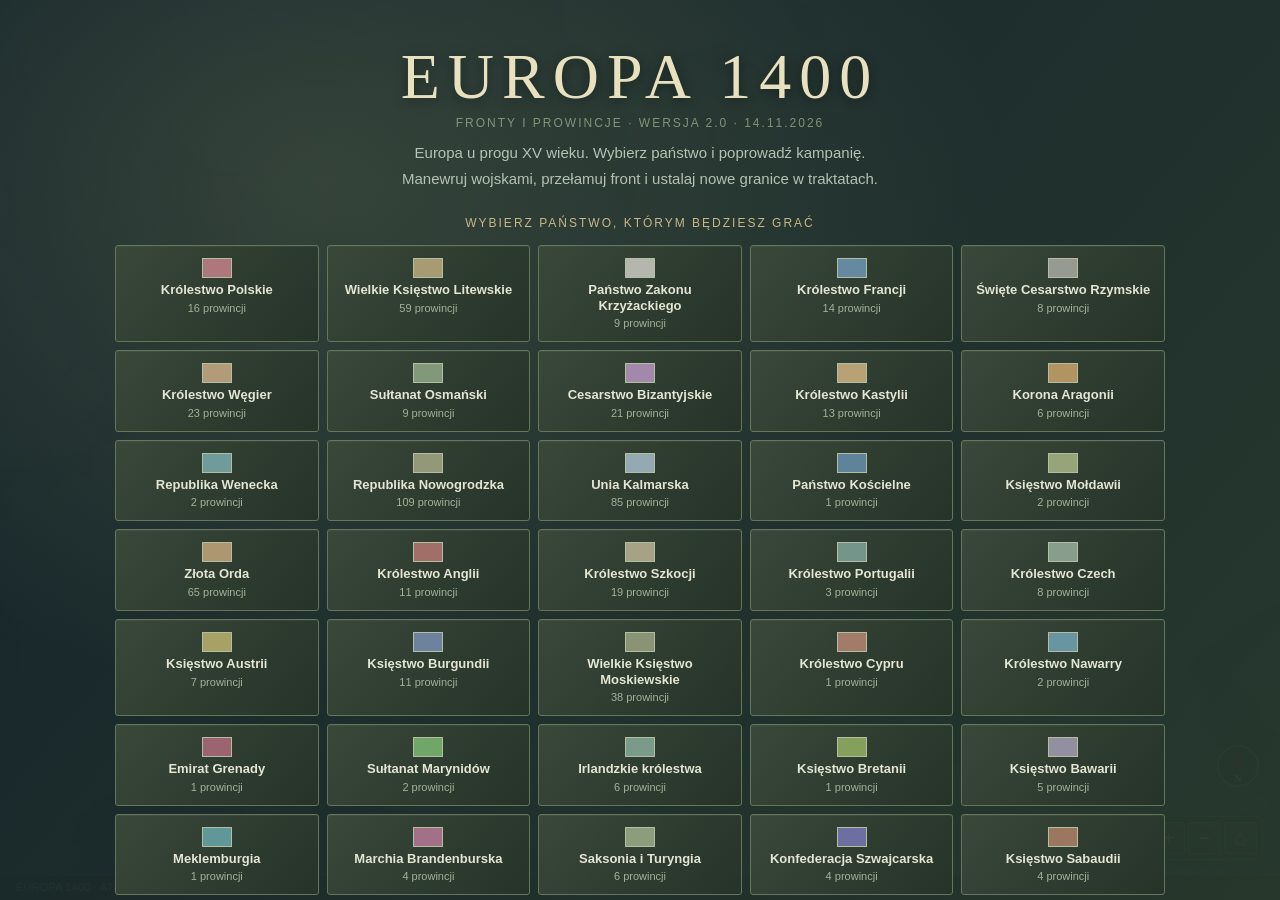
<file: Europa_1400_2_0/index.html>
<!DOCTYPE html>
<html lang="pl">
<head>
<meta charset="UTF-8">
<meta name="viewport" content="width=device-width, initial-scale=1.0">
<link rel="icon" href="data:,">
<title>Europa 1400 — Fronty i prowincje</title>
<link rel="stylesheet" href="styles.css">
</head>
<body>
<div id="app">
  <canvas id="map"></canvas>
  <div id="map-zoom-controls" aria-label="Sterowanie przybliżeniem mapy">
    <button id="map-zoom-in" type="button" title="Przybliż (+)" aria-label="Przybliż">+</button>
    <button id="map-zoom-out" type="button" title="Oddal (-)" aria-label="Oddal">−</button>
    <button id="map-zoom-reset" type="button" title="Pokaż całą mapę (0)" aria-label="Resetuj zoom">⌂</button>
  </div>

  <div id="hud">
    <div id="topbar" class="hidden">
      <div class="tb-group" id="tb-country"></div>
      <div class="tb-group" id="tb-date"></div>
      <div class="tb-group tb-speed" id="tb-speed"></div>
      <div class="tb-group" id="tb-economy"></div>
      <div class="tb-group tb-buttons">
        <button class="btn" id="btn-fulldiplo" title="Relacje, sojusze, wasalizacje i wojny">Pełna dyplomacja</button>
        <button class="btn" id="btn-diplo" title="Dyplomacja (D)">Dyplomacja</button>
        <button class="btn" id="btn-mapmode" title="Tryb mapy (M)">Mapa: polityczna</button>
        <button class="btn" id="btn-peace" style="display:none">Negocjuj pokój</button>
        <button class="btn" id="btn-help">Pomoc</button>
        <button class="btn btn-icon" id="btn-sound" title="Dźwięk">♪</button>
      </div>
    </div>

    <div id="warbar" class="hidden"></div>
    <div id="sidepanel" class="hidden"></div>
    <div id="offers"></div>
    <div id="legend" class="hidden"></div>
    <div id="log"></div>
    <div id="tooltip"></div>
    <div id="debug"></div>
  </div>

  <div id="start-screen" class="screen">
    <div class="start-inner">
      <h1>EUROPA 1400</h1>
      <p id="build-tag" style="opacity:.7;font-size:12px;margin:2px 0 10px">FRONTY I PROWINCJE · WERSJA 2.0 · 14.11.2026</p>
      <p class="start-sub">Europa u progu XV wieku. Wybierz państwo i poprowadź kampanię.<br>Manewruj wojskami, przełamuj front i ustalaj nowe granice w traktatach.</p>
      <p class="start-hint">Wybierz państwo, którym będziesz grać</p>
      <div id="start-countries"></div>
      <p class="start-note">Granice państw: aourednik/historical-basemaps (1400). Prowincje wygenerowane proceduralnie.</p>
    </div>
  </div>

  <div id="command-status">EUROPA 1400 · ATLAS OPERACYJNY</div>
  <div id="peace-ui"></div>
  <div id="modal-root"></div>
</div>
<script type="module" src="js/main.mjs"></script>
</body>
</html>
</file>
<file: Europa_1400_2_0/styles.css>
/* Europa 1400 — styl pergaminowy + mikro HoI4 + dyplomacja Age of History 2 */
:root {
  --font-display: 'Zodiak', Georgia, serif;
  --font-body: 'Satoshi', 'Segoe UI', sans-serif;
  --ink: #2e2314;
  --ink-soft: #5c4a2e;
  --parchment: #efe6cf;
  --parchment-dark: #e2d5b6;
  --panel: #f3ead3;
  --panel-edge: #b9a578;
  --gold: #8a6d1f;
  --gold-bright: #c9a227;
  --bad: #8c2f22;
  --good: #2e6b34;
  --war: #7a1f1f;
  --radius: 6px;
  --shadow: 0 2px 10px rgba(46, 35, 20, 0.25);
  --text-xs: 12px;
  --text-sm: 14px;
  --text-base: 16px;
}

* { box-sizing: border-box; margin: 0; padding: 0; }
html, body { height: 100%; overflow: hidden; }
body {
  font-family: var(--font-body);
  color: var(--ink);
  background: var(--parchment);
  -webkit-font-smoothing: antialiased;
}
#app { position: fixed; inset: 0; }
#map { position: absolute; inset: 0; width: 100%; height: 100%; cursor: grab; }
#map:active { cursor: grabbing; }

/* ---------- HUD ---------- */
#hud { position: absolute; inset: 0; pointer-events: none; z-index: 10; font-size: var(--text-sm); }
#hud button, #hud [data-interactive] { pointer-events: auto; }

#topbar {
  position: absolute; top: 0; left: 0; right: 0;
  display: flex; align-items: center; gap: 18px;
  padding: 8px 14px;
  background: linear-gradient(#f7efdb, #ecdfc0);
  border-bottom: 2px solid var(--panel-edge);
  box-shadow: var(--shadow);
  flex-wrap: wrap;
}
.tb-group { display: flex; align-items: center; gap: 8px; white-space: nowrap; }
.flag { display: inline-block; width: 16px; height: 12px; border: 1px solid var(--ink-soft); border-radius: 2px; flex: none; }
.flag.big { width: 30px; height: 20px; }
#tb-country b { font-family: var(--font-display); font-size: 17px; }
.date { font-family: var(--font-display); font-style: italic; font-size: 15px; min-width: 130px; }
.res { font-variant-numeric: tabular-nums; }
.res i { color: var(--ink-soft); font-style: normal; font-size: var(--text-xs); }
.tb-speed { gap: 3px; }
.btn {
  font-family: var(--font-body); font-size: var(--text-sm);
  padding: 5px 12px; border-radius: var(--radius);
  border: 1px solid #8a744a;
  background: linear-gradient(#f5ead0, #e8d9b4);
  color: var(--ink); cursor: pointer;
  transition: filter 120ms;
}
.btn:hover { filter: brightness(1.06); }
.btn:disabled { opacity: 0.45; cursor: default; }
.btn-sp { min-width: 34px; padding: 5px 6px; }
.btn-sp.active { background: var(--ink); color: var(--parchment); border-color: var(--ink); }
.btn-gold { background: linear-gradient(#e8c96a, #caa233); border-color: #7a5f16; font-weight: 700; }
.btn-war { background: linear-gradient(#d8938a, #b9604f); border-color: #6e2a1c; color: #fff; font-weight: 600; }
.btn-icon { padding: 5px 9px; }

/* ---------- prostokątny pasek armii (styl HoI4) ---------- */
.hoi-armies {
  display: flex;
  align-items: center;
  gap: 6px;
  flex-wrap: wrap;
  pointer-events: auto;
}
.hoi-unit-card {
  position: relative;
  display: inline-flex;
  align-items: center;
  gap: 6px;
  min-width: 92px;
  height: 30px;
  padding: 0 14px 0 7px;
  background: linear-gradient(#3b4c3d, #29362b);
  border: 1px solid #5c6b58;
  border-radius: 2px;
  color: #f3efe4;
  font-family: var(--font-body);
  font-size: 12px;
  font-weight: 700;
  cursor: pointer;
  user-select: none;
  box-shadow: 0 1px 4px rgba(0, 0, 0, 0.3);
  transition: border-color 120ms, filter 120ms;
}
.hoi-unit-card:hover {
  border-color: var(--gold-bright);
  filter: brightness(1.08);
}
.hoi-unit-card.sel {
  border-color: var(--gold-bright);
  background: linear-gradient(#475c49, #314233);
  box-shadow: 0 0 0 1px rgba(201, 162, 39, 0.55), 0 2px 6px rgba(0, 0, 0, 0.35);
}
.hoi-unit-card::after {
  content: '';
  position: absolute;
  top: 0;
  right: 0;
  width: 6px;
  height: 100%;
  background: #6f352d;
}
.hoi-unit-card.sel::after {
  background: #c93b2b;
}
.hoi-unit-num {
  font-size: 11px;
  color: #d8cfa8;
  min-width: 10px;
  text-align: center;
}
.hoi-unit-bars {
  display: flex;
  flex-direction: column;
  gap: 2px;
  width: 22px;
  flex: none;
}
.hoi-bar {
  height: 3px;
  background: rgba(0, 0, 0, 0.45);
  border-radius: 1px;
  overflow: hidden;
}
.hoi-bar > i {
  display: block;
  height: 100%;
}
.hoi-bar.hp > i { background: #67c26a; }
.hoi-bar.mor > i { background: #e0b252; }
.hoi-unit-size {
  font-variant-numeric: tabular-nums;
  white-space: nowrap;
}
.hoi-unit-card small {
  font-size: 10px;
  font-weight: 600;
  color: #e8c96a;
}

/* Prostokąt zaznaczenia na mapie */
.box-select {
  position: fixed;
  z-index: 25;
  border: 1.5px dashed #e8c96a;
  background: rgba(232, 201, 106, 0.16);
  pointer-events: none;
}

/* pasek wojny */
#warbar {
  position: absolute; top: 54px; left: 50%; transform: translateX(-50%);
  background: var(--panel); border: 1px solid var(--panel-edge); border-radius: var(--radius);
  box-shadow: var(--shadow); padding: 8px 16px; text-align: center; pointer-events: auto;
  max-width: 92vw;
}
.wb-main { display: flex; align-items: center; gap: 14px; flex-wrap: wrap; justify-content: center; }
.wb-sub { font-size: var(--text-xs); color: var(--ink-soft); }
.wsbar { position: relative; width: 220px; height: 14px; background: #d9c9a2; border: 1px solid #8a744a; border-radius: 7px; overflow: hidden; }
.wsbar-fill { position: absolute; inset: 0; width: 50%; background: var(--gold-bright); }
.wsbar-fill.neg { background: var(--bad); }
.wsbar span { position: absolute; inset: 0; display: flex; align-items: center; justify-content: center; font-size: 11px; font-weight: 700; color: var(--ink); }

/* panel boczny — styl Age of History 2 (lewy panel z dyplomacją) */
#sidepanel {
  position: absolute;
  left: 12px;
  top: 56px;
  bottom: 92px;
  width: 280px;
  background: linear-gradient(180deg, #1b2028 0%, #14181f 100%);
  color: #ece6d5;
  border: 1px solid #495364;
  border-radius: 4px;
  box-shadow: 0 6px 22px rgba(0, 0, 0, 0.55);
  padding: 10px 12px;
  pointer-events: auto;
  overflow-y: auto;
  font-size: 13px;
}
#sidepanel h3 {
  font-family: var(--font-display);
  font-size: 17px;
  color: #f6eed8;
  margin-bottom: 2px;
}
#sidepanel .rows .row {
  display: flex;
  justify-content: space-between;
  padding: 2px 0;
  border-bottom: 1px dotted rgba(236, 230, 213, 0.14);
  font-size: 12px;
}
#sidepanel .rows .row span {
  color: #a9b2c1;
}
#sidepanel .rows .row b {
  color: #f6eed8;
}
.aoh-card-head {
  display: flex;
  align-items: center;
  gap: 8px;
  padding-bottom: 7px;
  margin-bottom: 6px;
  border-bottom: 1px solid rgba(255, 255, 255, 0.12);
}
.aoh-sub {
  font-size: 11px;
  color: #b8c1d1;
}
.aoh-diplo-box {
  margin-top: 8px;
  background: rgba(10, 13, 18, 0.65);
  border: 1px solid #394252;
  border-radius: 3px;
  padding: 6px;
}
.aoh-diplo-title {
  text-align: center;
  font-weight: 700;
  font-size: 13px;
  color: #e6dcc3;
  padding-bottom: 5px;
  margin-bottom: 5px;
  border-bottom: 1px solid rgba(255, 255, 255, 0.12);
}
.aoh-search {
  width: 100%;
  background: #0f1319;
  border: 1px solid #3c4658;
  color: #f1ead6;
  border-radius: 3px;
  padding: 4px 6px;
  font-size: 12px;
  margin-bottom: 5px;
}
.aoh-rel-list {
  display: flex;
  flex-direction: column;
  gap: 2px;
  max-height: 128px;
  overflow-y: auto;
  margin-bottom: 6px;
}
.aoh-rel-item {
  display: flex;
  align-items: center;
  gap: 6px;
  padding: 3px 5px;
  border-radius: 2px;
  cursor: pointer;
  background: rgba(255, 255, 255, 0.03);
}
.aoh-rel-item:hover {
  background: rgba(232, 201, 106, 0.16);
}
.aoh-rel-name {
  flex: 1;
  white-space: nowrap;
  overflow: hidden;
  text-overflow: ellipsis;
  font-size: 12px;
}
.aoh-rel-ico {
  font-size: 11px;
}
.aoh-rel-num {
  font-size: 11px;
  font-variant-numeric: tabular-nums;
}
.aoh-tabs {
  display: flex;
  gap: 4px;
  margin-bottom: 6px;
}
.aoh-tab {
  flex: 1;
  background: #232a36;
  border: 1px solid #444f63;
  color: #d8d0bc;
  padding: 3px 6px;
  font-size: 11px;
  font-weight: 700;
  border-radius: 2px;
  cursor: pointer;
}
.aoh-tab.active {
  background: #3a465a;
  border-color: #d8b454;
  color: #fff5d6;
}
.aoh-actions-list {
  display: flex;
  flex-direction: column;
  gap: 3px;
}
.aoh-act-btn {
  display: flex;
  align-items: center;
  gap: 7px;
  width: 100%;
  text-align: left;
  padding: 5px 7px;
  background: #202733;
  border: 1px solid #3c4658;
  border-radius: 2px;
  color: #f2ead4;
  font-size: 12px;
  cursor: pointer;
}
.aoh-act-btn:hover:not(:disabled) {
  background: #2f3a4b;
  border-color: #d8b454;
}
.aoh-act-btn.danger {
  color: #ff9c8a;
}
.aoh-act-btn:disabled {
  opacity: 0.42;
  cursor: not-allowed;
}
.aoh-diplo-msg {
  margin-top: 6px;
  padding: 4px 6px;
  border-radius: 2px;
  font-size: 11px;
}
.aoh-diplo-msg.ok {
  background: rgba(58, 138, 72, 0.28);
  color: #9be3a7;
}
.aoh-diplo-msg.bad {
  background: rgba(168, 52, 42, 0.3);
  color: #ffb0a4;
}
.siege { margin-top: 10px; }
.siege-label { font-size: 13px; font-weight: 700; color: #ff9c8a; }
.bar { height: 10px; background: #29313d; border: 1px solid #5c6b82; border-radius: 5px; overflow: hidden; margin-top: 3px; }
.bar-fill { height: 100%; background: linear-gradient(#d05038, #96301f); }
.actions { margin-top: 10px; display: flex; gap: 6px; flex-wrap: wrap; }
.side-armies { margin-top: 8px; display: flex; flex-direction: column; gap: 6px; }
.army-chip {
  font-size: 13px; text-align: left; padding: 5px 8px; border-radius: var(--radius);
  border: 1px solid #5a677d; background: #252d3a; color: #f1ead6; cursor: pointer;
}
.army-chip:hover { background: #323d4e; }

/* log */
#log {
  position: absolute; right: 12px; bottom: 12px; width: 340px;
  display: flex; flex-direction: column; gap: 3px;
  font-size: var(--text-xs); text-shadow: 0 1px 0 rgba(255,255,255,0.6);
}
.ev { background: rgba(243, 234, 211, 0.9); border-left: 3px solid var(--ink-soft); padding: 3px 8px; border-radius: 3px; }
.ev.good { border-left-color: var(--good); }
.ev.bad { border-left-color: var(--bad); }
.ev.war { border-left-color: var(--war); font-weight: 600; }
.ev.peace { border-left-color: var(--gold-bright); font-weight: 600; }

/* tooltip */
#tooltip {
  position: absolute; display: none; pointer-events: none; z-index: 20;
  background: rgba(22, 27, 36, 0.94); color: #f5ebd6;
  border: 1px solid #5c697f;
  padding: 5px 10px; border-radius: 4px; font-size: var(--text-xs); max-width: 240px;
}

/* debug */
#debug {
  position: absolute; top: 60px; left: 8px; z-index: 30;
  background: rgba(20, 16, 8, 0.75); color: #9fe08a;
  font: 11px/1.5 monospace; padding: 4px 8px; border-radius: 4px; pointer-events: none;
  white-space: pre;
}

/* ---------- modale ---------- */
.modal-backdrop {
  position: fixed; inset: 0; background: rgba(30, 22, 10, 0.45);
  display: flex; align-items: center; justify-content: center; z-index: 40; pointer-events: auto;
}
.modal {
  width: min(680px, 94vw); max-height: 86vh; display: flex; flex-direction: column;
  background: var(--panel); border: 2px solid var(--panel-edge); border-radius: 10px;
  box-shadow: 0 10px 40px rgba(20, 14, 4, 0.4);
}
.modal-head { display: flex; align-items: center; justify-content: space-between; padding: 10px 16px; border-bottom: 2px solid var(--panel-edge); background: linear-gradient(#f0e5c8, #e4d4ac); border-radius: 8px 8px 0 0; }
.modal-head h2 { font-family: var(--font-display); font-size: 21px; }
.modal-body { padding: 14px 16px; overflow-y: auto; font-size: var(--text-sm); }
.modal-foot { padding: 10px 16px; border-top: 1px solid #cbb98c; display: flex; gap: 10px; justify-content: flex-end; }
.dim { color: var(--ink-soft); font-size: 13px; }

.peace-list { display: flex; flex-direction: column; gap: 2px; max-height: 38vh; overflow-y: auto; margin: 8px 0; }
.peace-row { display: flex; align-items: center; gap: 8px; padding: 4px 6px; cursor: pointer; border-radius: 4px; }
.peace-row:hover { background: #eadfc0; }
.peace-row .cost { margin-left: auto; font-variant-numeric: tabular-nums; }
.peace-gold { display: flex; flex-direction: column; gap: 2px; margin: 6px 0; }
.peace-total { font-size: 15px; font-weight: 700; border-top: 1px solid #cbb98c; padding-top: 8px; }
.bad { color: var(--bad); }

.help ul { padding-left: 18px; margin: 8px 0; }
.help li { margin: 4px 0; }

/* ---------- ekran startowy ---------- */
.screen {
  position: absolute; inset: 0; z-index: 50;
  background:
    radial-gradient(ellipse at 30% 20%, #f6eed8 0%, #e9dcba 55%, #d9c99c 100%);
  display: flex; overflow-y: auto; padding: 20px;
}
.start-inner { text-align: center; max-width: 860px; margin: auto; }
.start-inner h1 {
  font-family: var(--font-display); font-weight: 700; letter-spacing: 0.12em;
  font-size: clamp(40px, 7vw, 84px); color: #3d2f18;
  text-shadow: 0 2px 0 rgba(255,255,255,0.5), 0 6px 18px rgba(60, 40, 10, 0.25);
}
.start-sub { margin: 10px 0 6px; color: var(--ink-soft); font-size: 15px; }
.start-hint { font-family: var(--font-display); font-style: italic; font-size: 18px; margin: 18px 0 12px; }
#start-countries { display: flex; flex-wrap: wrap; gap: 8px; justify-content: center; }
.start-country {
  display: flex; flex-direction: column; align-items: center; gap: 4px;
  width: 128px; padding: 10px 8px; border-radius: 8px; cursor: pointer;
  border: 1px solid #a8946a; background: linear-gradient(#f7efdb, #eadfc0);
  transition: transform 120ms, box-shadow 120ms;
}
.start-country:hover { transform: translateY(-2px); box-shadow: 0 6px 16px rgba(60, 40, 10, 0.25); }
.sc-name { font-weight: 700; font-size: 13px; line-height: 1.2; }
.sc-meta { font-size: 11px; color: var(--ink-soft); }
.start-note { margin-top: 20px; font-size: 11px; color: #8a7a58; }

.hidden { display: none !important; }
@media (max-width: 720px) {
  #sidepanel { width: 220px; left: 6px; }
  #log { width: 240px; }
  .start-country { width: 104px; }
}
#peace-msg { margin-top: 6px; font-size: 13px; min-height: 1em; }

.rel-good { color: #79e08b; }
.rel-bad { color: #ff8c7a; }
.rel-mid { color: #d8cfa8; }

/* propozycje */
#offers { position: absolute; right: 12px; top: 64px; width: 300px; display: flex; flex-direction: column; gap: 6px; pointer-events: auto; }
#offers:empty { display: none; }
.offer { background: var(--panel); border: 1px solid var(--panel-edge); border-left: 4px solid var(--gold-bright); border-radius: var(--radius); box-shadow: var(--shadow); padding: 8px 10px; font-size: 13px; }
.offer-call { border-left-color: var(--war); }
.offer-peace { border-left-color: var(--good); }
.offer-head { display: flex; align-items: center; gap: 6px; margin-bottom: 3px; }
.offer-head b { font-family: var(--font-display); font-size: 14px; }
.offer p { margin-bottom: 6px; line-height: 1.35; }
.offer-btns { display: flex; gap: 6px; }
.offer-btns .btn { padding: 3px 10px; font-size: 13px; }

/* legenda */
#legend { position: absolute; right: 12px; bottom: 76px; background: var(--panel); border: 1px solid var(--panel-edge); border-radius: var(--radius); box-shadow: var(--shadow); padding: 8px 12px; font-size: 12px; display: grid; grid-template-columns: 1fr 1fr; gap: 2px 12px; pointer-events: auto; }
#legend b { grid-column: 1 / -1; font-family: var(--font-display); font-size: 14px; margin-bottom: 2px; }
#legend .sw { display: inline-block; width: 12px; height: 10px; border: 1px solid var(--ink-soft); margin-right: 5px; vertical-align: -1px; }

.army-row { display: flex; align-items: center; gap: 4px; }
.army-row .hoi-unit-card { flex: 1; }
.army-row .army-chip:first-child { flex: 1; }
.army-row.sel .army-chip:first-child,
.army-row.sel .hoi-unit-card { outline: 2px solid #b8862b; }
.army-split { flex: 0 0 38px; text-align: center; font-weight: 700; }
.army-chip:disabled { opacity: .45; cursor: not-allowed; }

.split-pending { margin-top: 8px; padding: 8px; border: 2px solid #b8862b; border-radius: var(--radius); background: #2c2618; color: #f6eed8; font-size: 13px; }
.split-pending .hint { margin-top: 2px; color: #d8c89e; }

.battle-info { margin-top: 8px; padding: 8px; border: 2px solid #a33; border-radius: var(--radius); background: #381e1c; color: #f6eed8; font-size: 13px; }
.battle-info .hint { margin-top: 2px; color: #e2b8b2; }

/* ---------- rozmowy pokojowe (styl Age of History 2) ---------- */
body.peace-mode #hud > *:not(#tooltip):not(#debug) { display: none !important; }
#peace-ui { position: absolute; inset: 0; z-index: 20; pointer-events: none; color: #f1e6c8; font-size: 14px; }
#peace-ui > * { pointer-events: auto; }
.pz-banner { position: absolute; top: 0; left: 50%; transform: translateX(-50%); display: flex; align-items: center; gap: 14px; padding: 8px 26px 10px; background: linear-gradient(#5a1c1c, #331010); border: 1px solid #8a5a3a; border-top: 0; border-radius: 0 0 10px 10px; text-align: center; box-shadow: 0 4px 14px rgba(0,0,0,.5); }
.pz-banner b { display: block; font-family: var(--font-display); font-size: 17px; letter-spacing: .3px; }
.pz-banner small { display: block; color: #e8c96a; font-size: 12px; }
.pz-bflag { width: 30px; height: 22px; border: 1px solid #f1e6c8; border-radius: 2px; }
.pz-left, .pz-right { position: absolute; top: 74px; background: rgba(24,18,12,.93); border: 1px solid #5a4a2a; border-radius: 8px; box-shadow: 0 4px 18px rgba(0,0,0,.55); }
.pz-left { left: 12px; width: 220px; padding: 10px 12px; }
.pz-right { right: 12px; width: 330px; bottom: 76px; display: flex; flex-direction: column; }
.pz-title { font-family: var(--font-display); font-size: 17px; color: #e8c96a; text-align: center; padding: 4px 0 8px; border-bottom: 1px solid #4a3c22; margin-bottom: 6px; }
.pz-sub { font-size: 12px; color: #b9aa82; text-align: center; padding: 6px 10px 2px; }
.pz-score { display: flex; align-items: center; gap: 8px; padding: 4px 2px; }
.pz-score span { flex: 1; overflow: hidden; text-overflow: ellipsis; white-space: nowrap; }
.pz-score.me span { font-weight: 700; }
.pz-score b, .pz-cost { color: #ffd75e; font-weight: 700; white-space: nowrap; }
.pz-flag { display: inline-block; width: 22px; height: 15px; border: 1px solid #f1e6c8; border-radius: 2px; flex: none; }
.pz-budget { margin-top: 10px; padding-top: 8px; border-top: 1px solid #4a3c22; }
.pz-budget-row { display: flex; justify-content: space-between; margin-bottom: 4px; }
.pz-budget-row b.bad, .pz-bar i.bad { color: #ff7a6a; background: #c0392b; }
.pz-bar { height: 7px; background: #3a2e1a; border-radius: 4px; overflow: hidden; }
.pz-bar i { display: block; height: 100%; width: 0; background: #4aa85a; transition: width .15s; }
.pz-scroll { flex: 1; overflow-y: auto; padding: 4px 6px 6px; }
.pz-country { display: flex; align-items: center; gap: 8px; margin: 10px 0 4px; padding: 5px 8px; background: linear-gradient(90deg, #4a3818, transparent); font-family: var(--font-display); font-size: 15px; border-radius: 4px; }
.pz-row { display: flex; align-items: center; gap: 8px; flex-wrap: wrap; padding: 7px 8px; margin: 2px 0; border-radius: 5px; cursor: pointer; background: rgba(255,255,255,.04); border: 1px solid transparent; }
.pz-row:hover { background: rgba(255,255,255,.1); border-color: #8a7a4a; }
.pz-row.on { background: rgba(60,170,80,.28); border-color: #5ac06a; }
.pz-row.off { opacity: .4; }
.pz-name { flex: 1; min-width: 0; }
.pz-name small { display: block; font-size: 11px; color: #b9aa82; }
.pz-ico { width: 18px; text-align: center; color: #e8c96a; }
.pz-coin { display: inline-block; width: 13px; height: 13px; border-radius: 50%; background: #e8c96a; border: 2px solid #a8842a; vertical-align: middle; }
.pz-gold input[type=range] { flex: 1 1 100%; margin: 2px 0 0; }
.pz-msg { min-height: 18px; padding: 4px 10px 8px; font-size: 12px; color: #ff9a8a; }
.pz-empty { padding: 12px; color: #b9aa82; }
.pz-bottom { position: absolute; left: 0; right: 0; bottom: 0; height: 62px; display: flex; align-items: center; justify-content: center; gap: 14px; background: linear-gradient(transparent, rgba(12,8,4,.85)); }
.pz-btn { padding: 10px 26px; font-size: 15px; font-family: var(--font-display); color: #f1e6c8; background: #3a2c16; border: 1px solid #8a7a4a; border-radius: 6px; cursor: pointer; }
.pz-btn:hover:not(:disabled) { background: #5a4420; }
.pz-btn:disabled { opacity: .45; cursor: not-allowed; }
.pz-send { background: #7a5a12; border-color: #e8c96a; color: #fff2b0; }
@media (max-width: 900px) { .pz-left { display: none; } .pz-right { width: 260px; } }


/* HOI4-inspired map zoom controls */
#map-zoom-controls {
  position: fixed;
  right: 18px;
  bottom: 58px;
  z-index: 30;
  display: flex;
  flex-direction: column;
  gap: 4px;
  padding: 5px;
  border: 1px solid rgba(91, 70, 39, .55);
  border-radius: 7px;
  background: rgba(239, 230, 207, .92);
  box-shadow: 0 2px 8px rgba(35, 25, 12, .22);
}
#map-zoom-controls button {
  width: 34px;
  height: 32px;
  border: 1px solid #a68b5c;
  border-radius: 4px;
  background: linear-gradient(#fff8e8, #dfcfaa);
  color: #382d1c;
  font: 700 21px/1 Georgia, serif;
  cursor: pointer;
}
#map-zoom-controls button:hover {
  background: #d7c18f;
}
#map-zoom-controls button:active {
  transform: translateY(1px);
}
@media (max-width: 700px) {
  #map-zoom-controls { right: 8px; bottom: 48px; }
}

/* Atlas operacyjny, wersja 2.0. Wszystkie czcionki działają offline. */
:root {
 --font-display: Georgia, 'Times New Roman', serif; --font-body:'Segoe UI',Arial,sans-serif;
 --ink:#e4e6d9;--ink-soft:#a9b4a8;--parchment:#263c48;--parchment-dark:#1d2c30;
 --panel:#29332f;--panel-edge:#65705b;--gold:#c6b779;--gold-bright:#d2bb7e;
 --bad:#e29b8c;--good:#a5ce90;--war:#c77468;--radius:3px;
 --shadow:0 4px 18px #0c141680;--hud-height:64px;--war-height:0px;
}
#topbar{background:linear-gradient(#39423c,#242d28);gap:9px 16px;padding:10px 16px;border-bottom:1px solid #89917a;box-shadow:0 3px 16px #111a20aa;z-index:4}
#tb-country{padding-right:18px;border-right:1px solid #5e6958}#tb-country b{font-size:18px;font-variant:small-caps;letter-spacing:.5px}
.tb-group{gap:6px}.date{font-style:normal;font:13px var(--font-body);min-width:123px;color:#d8d7c3}.res{font-size:13px}.res i{font-size:10px}
.tb-buttons{margin-left:auto}.tb-buttons .btn{font-size:12px}.btn{background:linear-gradient(#4c5546,#333e33);border-color:#69755d;color:#e4e6d6;border-radius:2px;box-shadow:inset 0 1px #ffffff12;padding:6px 10px;font-size:12px}
.btn:hover:not(:disabled){filter:brightness(1.2)}.btn-sp.active{background:#a5b493;color:#1f2b24;border-color:#d7d9bd}.btn-gold{background:linear-gradient(#8f8051,#635b3e);border-color:#bdac78;color:#fff3c8}.btn-war{background:linear-gradient(#80504b,#533a36);border-color:#b18a73}
#warbar{top:var(--hud-height);left:0;right:0;background:linear-gradient(#403c2f,#2c3028);border:0;border-bottom:1px solid #7c8065;padding:7px 12px}.wb-main{gap:12px}.wb-title{font-size:13px}.wb-sub{font-size:11px}.wsbar{height:15px;width:150px;background:#6a453b;border-color:#868568;border-radius:2px}.wsbar-fill{background:#7fa279}.wsbar span{color:#fff;text-shadow:0 1px #000}
#sidepanel{top:calc(var(--hud-height) + var(--war-height) + 12px);left:12px;width:300px;max-height:calc(100vh - var(--hud-height) - var(--war-height) - 112px);bottom:auto;background:linear-gradient(115deg,#303a34f5,#202b27f5);border:1px solid #758069;padding:15px 13px;color:var(--ink);border-radius:3px;box-shadow:var(--shadow)}
#sidepanel h3{color:#eee5c7;font-size:19px;padding-right:20px}.panel-close{position:absolute;right:8px;top:7px;border:0;background:none;color:#bdc6b4;cursor:pointer;font-size:23px}
.aoh-card-head{border-color:#546451}.aoh-sub{color:#afb7a4}#sidepanel .rows .row{border-color:#434d40;font-size:12px}#sidepanel .rows .row span{color:#aebba5}#sidepanel .rows .row b{color:#e2e3ce!important}.aoh-diplo-box{background:#253029;border-color:#536449}.aoh-diplo-title{background:linear-gradient(#455340,#303d30);border-color:#667857;color:#e9e4ca;font-variant:small-caps;letter-spacing:1px}.aoh-rel-list{background:#222e27;border-color:#4b5946}.aoh-rel-item{border-color:#3d4a38;background:none}.aoh-rel-item:hover{background:#42523b}.aoh-rel-name{color:#e1e6d4}.aoh-search{background:#1c2822;color:#e1e7d2;border-color:#69765a}
.aoh-tab{background:#344330;border-color:#607355;color:#bfc9b0}.aoh-tab.active{background:#56634a;color:#f3ebd0}.aoh-act-btn{background:linear-gradient(#3c4c35,#293926);color:#d9e2c9;border-color:#57664b}.aoh-act-btn.danger{background:linear-gradient(#60453b,#3e3029);color:#edbd9f}.aoh-act-btn:hover:not(:disabled){background:#536247}.aoh-actions-list{gap:3px}.aoh-act-btn{padding:6px 8px;font-size:12px}.aoh-diplo-msg.ok{background:#29452d}.aoh-diplo-msg.bad{background:#4c3029}
#hoi-army-bar{position:absolute;left:16px;right:180px;bottom:34px;display:flex;flex-wrap:nowrap;overflow-x:auto;padding:10px 12px;gap:7px;background:linear-gradient(#354036ec,#202c24f5);border:1px solid #6e7b5f;max-width:max-content;box-shadow:var(--shadow);pointer-events:auto}
.hoi-unit-card{min-width:92px;flex:none;height:37px;background:linear-gradient(#53624a,#2c3c2d);border-color:#83916f}.hoi-unit-card.sel{border-color:#ead08d;background:linear-gradient(#6a7553,#434e32)}.hoi-unit-card::after{display:none}.hoi-unit-num{color:#e1dfc0}.hoi-bar.hp>i{background:#d6b768}.hoi-bar.mor>i{background:#8bc578}.hoi-unit-bars{width:20px}
#command-status{position:absolute;bottom:0;left:0;right:0;height:26px;padding:6px 16px;background:#192722e8;border-top:1px solid #55614d;color:#bac4b1;font:11px var(--font-body);letter-spacing:.2px;pointer-events:none}
#log{left:auto;right:16px;bottom:105px;width:305px;font-size:11px;max-height:150px;overflow:hidden}.ev{background:#202e29d9;color:#c9d1c0;padding:7px 9px;margin-top:3px;border-radius:0;border-left-color:#798a6d}.ev:nth-child(n+4){display:none}
#tooltip{max-width:280px;background:#192821f5;border-color:#7e8e6d;color:#e9e8cd;font-size:12px;padding:8px 10px;box-shadow:0 4px 10px #0005}
#offers{top:calc(var(--hud-height) + var(--war-height) + 12px);max-height:60vh;overflow-y:auto}.offer{background:#28362d;border-color:#728163}.offer p{margin-top:6px}
#legend{bottom:110px;right:16px;background:#25332aef;border-color:#738061}#legend i{display:inline-block;width:11px;height:11px;margin-right:7px;border:1px solid #d8ddbf70}
#map-zoom-controls{right:17px;bottom:40px;top:auto;left:auto;flex-direction:row;gap:3px;background:#26352b;padding:5px;border:1px solid #748166;box-shadow:var(--shadow)}#map-zoom-controls button{background:linear-gradient(#526149,#303e2d);border:1px solid #7a886a;color:#e2dfc3;width:33px;height:32px;border-radius:2px}#map-zoom-controls button:hover{background:#60744e}
.modal-backdrop{background:#0b151ab8;backdrop-filter:blur(3px)}.modal{background:#2c382f;border-color:#859074;color:#e3e6d6;border-radius:3px;max-width:780px;max-height:88vh}.modal-head{background:linear-gradient(#495541,#303c31);border-color:#7e8b6c;border-radius:2px}.modal-head h2{font-size:20px}.modal-body{line-height:1.55}.modal-body p{margin:8px 0}.modal-foot{border-color:#58664c;background:#273229}.peace-row{border-bottom:1px solid #45533e;padding:7px}.peace-row:hover{background:#46583b}.peace-row input{accent-color:#a9c593}.peace-row small{color:#aebda0}.peace-total{border-color:#6f795f}.peace-gold input,select{background:#1f2b22;color:#e3e8cf;border:1px solid #6f7e5e;padding:6px;max-width:100%}.peace-gold input{width:150px}
.screen{background:radial-gradient(ellipse at 25% 20%,#56634a77,transparent 50%),linear-gradient(130deg,#132229f5,#27382cf5);padding:40px 30px}.start-inner{max-width:1050px}.start-inner h1{color:#e8e1c0;font-size:clamp(40px,5vw,68px);font-weight:400;letter-spacing:8px;text-shadow:0 2px 12px #0006}.start-sub{color:#b6c2b3;line-height:1.7;font-size:15px}.start-hint{font:12px var(--font-body);font-style:normal;letter-spacing:2px;text-transform:uppercase;color:#c5b987;margin:25px 0 15px}#build-tag{letter-spacing:2px;color:#aab995}.start-country{background:linear-gradient(130deg,#394839,#253329);border-color:#66765c;color:#e4e5d2;border-radius:3px;padding:12px 10px;min-height:67px;box-shadow:inset 0 1px #ffffff0c}.start-country:hover{background:#506347;border-color:#b7bf97;transform:translateY(-1px)}.sc-meta{color:#a2b298}.start-note{color:#8fa08e}#start-countries{display:grid;grid-template-columns:repeat(5,1fr);gap:8px}.start-country .flag{border-color:#b3bda2}
#debug{display:none}.hint{font-size:12px;color:#b0bca8}.rows .row{display:flex;justify-content:space-between;gap:10px;padding:6px 0}.flag{border-radius:0}
@media(max-width:1100px){#start-countries{grid-template-columns:repeat(4,1fr)}.tb-buttons{margin-left:0}#topbar{gap:7px 12px}.wb-sub{display:none}}
@media(max-width:720px){#start-countries{grid-template-columns:repeat(2,1fr)}.screen{padding:22px 14px}.start-inner h1{letter-spacing:3px}#topbar{padding:7px 9px;gap:6px}#tb-country b{font-size:15px}.tb-group{gap:4px}#tb-economy{flex-wrap:wrap}#sidepanel{width:min(300px,calc(100vw - 24px));max-height:calc(100vh - var(--hud-height) - var(--war-height) - 105px)}#log{display:none}#hoi-army-bar{left:8px;right:145px;padding:7px;bottom:34px;max-width:calc(100vw - 155px)}#command-status{font-size:9px;padding-left:8px;white-space:nowrap;overflow:hidden}.wb-main{gap:6px}.wb-years{display:none}.wb-title{font-size:11px}.wsbar{width:70px}.modal{width:96vw}.modal-head h2{font-size:17px}}

#warbar{transform:none;max-width:none} .start-country{width:100%} .start-inner{width:100%} #log{text-shadow:none}

body.peace-mode #map-zoom-controls, body.peace-mode #command-status { display: none; }
.pz-score, .pz-list { position: absolute; top: 76px; padding: 12px 14px; background: rgba(26,19,14,.93); border: 1px solid #4a3a28; border-radius: 6px; box-shadow: 0 4px 14px rgba(0,0,0,.5); }
.pz-score { left: 12px; width: 220px; }
.pz-list { right: 12px; bottom: 76px; width: 330px; overflow-y: auto; }
.pz-score h3, .pz-list h3 { font-family: var(--font-display); font-size: 17px; font-weight: 400; text-align: center; color: #e8c96a; margin-bottom: 8px; }
.pz-row { display: flex; align-items: center; gap: 8px; padding: 3px 0; }
.pz-row > :last-child { margin-left: auto; color: #e8c96a; font-variant-numeric: tabular-nums; }
.pz-demand { display: flex; justify-content: space-between; border-top: 1px solid #4a3a28; margin-top: 8px; padding-top: 8px; }
.pz-bar { height: 5px; background: #3a2e22; border-radius: 3px; margin-top: 6px; overflow: hidden; }
.pz-bar i { display: block; height: 100%; width: 0; background: #c9a227; }
.pz-hint { font-size: 12px; color: #c9b88f; text-align: center; margin-bottom: 10px; }
.pz-country { display: flex; align-items: center; gap: 8px; padding: 8px 10px; margin: 6px 0 4px; background: linear-gradient(90deg,#4a3a1c,#2b2216); border-radius: 4px; font-family: var(--font-display); font-size: 16px; }
.pz-item { display: flex; align-items: center; justify-content: space-between; gap: 8px; width: 100%; padding: 8px 10px; margin-bottom: 3px; text-align: left; color: #f1e6c8; background: rgba(255,255,255,.03); border: 1px solid transparent; border-radius: 4px; cursor: pointer; font: inherit; }
.pz-item:hover { background: rgba(201,162,39,.14); }
.pz-item.on { background: rgba(201,162,39,.28); border-color: #c9a227; }
.pz-item small { display: block; color: #a99b78; font-size: 11px; }
.pz-item b { color: #e8c96a; white-space: nowrap; }
.pz-list input[type=range] { width: 100%; margin: 2px 0 8px; accent-color: #c9a227; }
.pz-list select { width: 100%; margin-bottom: 8px; background: #1f1812; color: #e8c96a; border: 1px solid #6b5230; padding: 6px; }
.pz-bottom { position: absolute; left: 50%; bottom: 12px; transform: translateX(-50%); display: flex; gap: 10px; }
.pz-bottom .btn { min-width: 130px; padding: 10px 16px; background: #2a2118; color: #e8c96a; border: 1px solid #6b5230; font-family: var(--font-display); }
.pz-bottom .btn:hover:not(:disabled) { background: #3b2e1e; }
.pz-bottom .btn:disabled { opacity: .4; cursor: not-allowed; }
#peace-msg { font-size: 12px; color: #e0a090; margin-top: 8px; min-height: 1em; }

/* ---------- pełna dyplomacja ---------- */
.fd-tabs { display: flex; gap: 6px; margin-bottom: 10px; flex-wrap: wrap; }
.fd-tab.on { background: linear-gradient(#7a6a2c,#54481c); border-color: #c9a227; color: #fff3c4; }
.fd-hint { font-size: 12px; color: #aebda0; margin: 6px 0; }
.fd-msg { color: #e0a090; font-size: 13px; }
.fd-table { display: flex; flex-direction: column; }
.fd-row { display: grid; grid-template-columns: 220px 52px 1fr 130px; align-items: center; gap: 10px; padding: 6px 8px; text-align: left; color: inherit; background: none; border: 0; border-bottom: 1px solid #45533e; cursor: pointer; font: inherit; }
.fd-row:hover { background: #46583b; }
.fd-row small { color: #aebda0; text-align: right; }
.fd-pos { color: #9fd47f; } .fd-neg { color: #e57d6c; }
.fd-tags { display: flex; flex-wrap: wrap; gap: 4px; }
.fd-tag { font-style: normal; font-size: 11px; padding: 1px 7px; border-radius: 9px; background: #3c4a38; border: 1px solid #6f7e5e; }
.fd-tag.bad { background: #6b2a22; border-color: #b9503f; } .fd-tag.good { background: #2f5a30; border-color: #6fae6a; } .fd-tag.vas { background: #5a4a1c; border-color: #c9a227; }
.fd-h { margin: 12px 0 4px; font-family: var(--font-display); font-size: 15px; color: #e8c96a; font-weight: 400; }
.fd-h small { color: #aebda0; }
.fd-list { display: flex; flex-wrap: wrap; gap: 6px 14px; }
.fd-item { display: inline-flex; align-items: center; gap: 6px; padding: 3px 8px; background: #36443a; border-radius: 3px; }
.fd-item small, .fd-none { color: #aebda0; font-size: 12px; }
.fd-link { background: none; border: 0; color: #e3e8cf; cursor: pointer; font: inherit; text-decoration: underline dotted; }
.fd-war { padding: 10px 12px; margin-bottom: 8px; background: #36443a; border-left: 3px solid #6f7e5e; border-radius: 3px; }
.fd-war.mine { border-left-color: #c9a227; background: #3f4a33; }
.fd-war-foot { display: flex; justify-content: space-between; align-items: center; margin-top: 6px; }
@media(max-width:720px){.fd-row{grid-template-columns:1fr 46px;}.fd-tags,.fd-row small{display:none}}

/* ---------- wiersze relacji (styl AoH2) ---------- */
.dr-box { background: #222e27; border: 1px solid #4b5946; margin: 8px 0; }
.dr-head { display: flex; align-items: center; gap: 8px; padding: 6px 8px; border-bottom: 1px solid #3d4a38; font-size: 13px; }
.dr-head .dr-op, .dr-head .dr-war { margin-left: auto; }
.dr-war { color: #e57d6c; font-weight: 700; }
.dr-row { display: flex; align-items: center; gap: 8px; padding: 5px 8px; border-bottom: 1px solid #34412f; }
.dr-ico { width: 22px; text-align: center; cursor: help; }
.dr-chips { display: flex; flex-wrap: wrap; gap: 4px; }
.dr-none { padding: 8px; font-size: 12px; color: #aebda0; }
.dr-sub { font-variant: small-caps; letter-spacing: 1px; color: #e8c96a; margin: 10px 0 2px; font-size: 12px; }
.rf { display: inline-flex; padding: 2px; border: 1px solid #5a6a52; border-radius: 2px; cursor: pointer; background: #2d3a2f; }
.rf:hover { border-color: #c9a227; }
.rf .flag { width: 22px; height: 15px; }
[data-tip] { position: relative; }
[data-tip]:hover::after { content: attr(data-tip); position: absolute; left: 0; top: 100%; margin-top: 4px; z-index: 60; width: max-content; max-width: 230px; white-space: normal; padding: 4px 8px; background: #1b221c; border: 1px solid #c9a227; color: #f1e6c8; font-size: 11px; font-weight: 400; border-radius: 3px; pointer-events: none; }
.fd-cols { display: grid; grid-template-columns: 1fr 1fr; gap: 14px; }
.fd-cols select { margin-left: 8px; max-width: 170px; }
.fd-row.ally, .aoh-rel-item.ally { background: rgba(70,140,70,.24); }
.fd-row.foe, .aoh-rel-item.foe { background: rgba(170,55,45,.3); }
@media(max-width:720px){.fd-cols{grid-template-columns:1fr}}

/* ---------- budynki i rekrutacja ---------- */
.bld-list { margin: 8px 0; }
.bld-row { display: flex; justify-content: space-between; align-items: center; gap: 8px; padding: 6px 8px; border-bottom: 1px solid #3d4a38; font-size: 12px; }
.bld-row small { color: #aebda0; }
.bld-row .btn { padding: 4px 8px; font-size: 11px; white-space: nowrap; }
.rec-box { margin-top: 10px; padding: 8px; background: #222e27; border: 1px solid #4b5946; }
.rec-box input[type=range] { width: 100%; accent-color: #c9a227; }
.rec-title { font-family: var(--font-display); color: #e8c96a; margin-bottom: 4px; }
.rec-info { font-size: 12px; color: #c9b88f; margin: 4px 0 8px; }
.rec-info #recruit-label { color: #fff3c4; font-weight: 700; }

/* ---------- pasek prowincji (dolny lewy) ---------- */
#prov-bar { position: absolute; left: 16px; bottom: 34px; display: flex; gap: 6px; padding: 8px; background: linear-gradient(#354036ec,#202c24f5); border: 1px solid #6e7b5f; box-shadow: var(--shadow); z-index: 20; }
#hoi-army-bar { bottom: 84px; }
.pb-btn { min-width: 84px; padding: 9px 10px; background: #2c3a30; color: #e3e8cf; border: 1px solid #6e7b5f; font: 600 12px var(--font-display, sans-serif); cursor: pointer; }
.pb-btn:hover:not(:disabled) { background: #3d5040; border-color: #c9a227; }
.pb-btn.on { background: #6b5a22; border-color: #c9a227; color: #fff3c4; }
.pb-btn:disabled { opacity: .45; cursor: not-allowed; }
</file>
